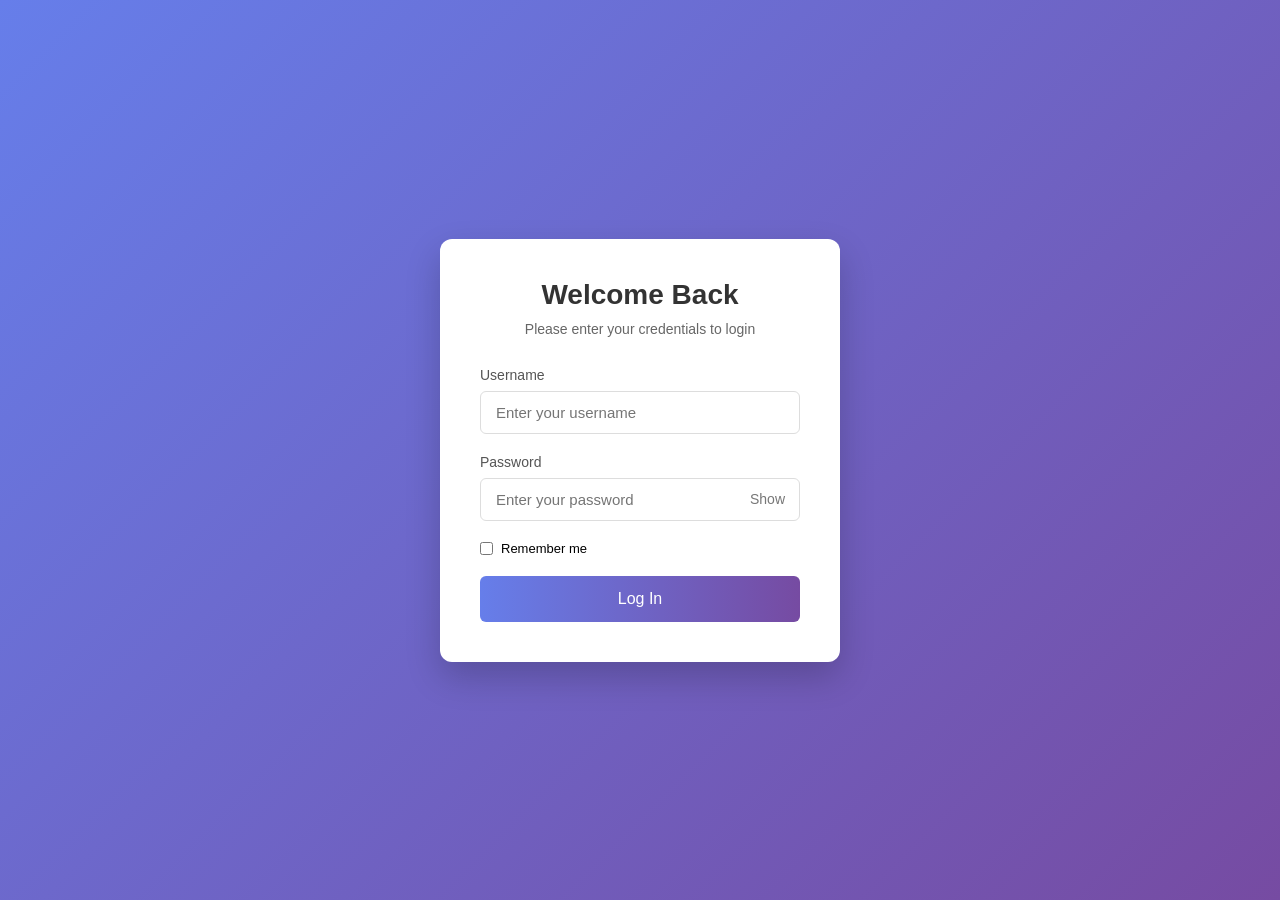
<file: admin/login.html>
<!DOCTYPE html>
<html lang="en">
<head>
  <meta charset="UTF-8" />
  <meta name="viewport" content="width=device-width, initial-scale=1.0" />
  <title>Admin Login</title>
  <link rel="stylesheet" href="https://cdnjs.cloudflare.com/ajax/libs/font-awesome/6.5.0/css/all.min.css" />
  <style>
    * {
            margin: 0;
            padding: 0;
            box-sizing: border-box;
            font-family: 'Segoe UI', Tahoma, Geneva, Verdana, sans-serif;
        }

        body {
            background: linear-gradient(135deg, #667eea 0%, #764ba2 100%);
            height: 100vh;
            display: flex;
            justify-content: center;
            align-items: center;
        }

        .login-container {
            background-color: white;
            border-radius: 12px;
            box-shadow: 0 15px 35px rgba(0, 0, 0, 0.2);
            width: 400px;
            max-width: 90%;
            padding: 40px;
            transition: transform 0.3s ease;
        }

        .login-container:hover {
            transform: translateY(-5px);
        }

        .login-header {
            text-align: center;
            margin-bottom: 30px;
        }

        .login-header h1 {
            color: #333;
            font-size: 28px;
            font-weight: 600;
            margin-bottom: 10px;
        }

        .login-header p {
            color: #666;
            font-size: 14px;
        }

        .form-group {
            margin-bottom: 20px;
            position: relative;
        }

        .form-group label {
            display: block;
            margin-bottom: 8px;
            color: #555;
            font-size: 14px;
            font-weight: 500;
        }

        .form-group input {
            width: 100%;
            padding: 12px 15px;
            border: 1px solid #ddd;
            border-radius: 6px;
            font-size: 15px;
            transition: border 0.3s ease;
        }

        .form-group input:focus {
            outline: none;
            border-color: #667eea;
        }

        .form-group .password-wrapper {
            position: relative;
        }

        .toggle-password {
            position: absolute;
            right: 15px;
            top: 50%;
            transform: translateY(-50%);
            cursor: pointer;
            color: #777;
            font-size: 14px;
        }

        .remember-forgot {
            display: flex;
            justify-content: space-between;
            align-items: center;
            margin-bottom: 20px;
            font-size: 13px;
        }

        .remember-me {
            display: flex;
            align-items: center;
        }

        .remember-me input {
            margin-right: 8px;
        }

        .forgot-password a {
            color: #667eea;
            text-decoration: none;
        }

        .login-button {
            width: 100%;
            padding: 14px;
            background: linear-gradient(to right, #667eea, #764ba2);
            border: none;
            border-radius: 6px;
            color: white;
            font-size: 16px;
            font-weight: 500;
            cursor: pointer;
            transition: opacity 0.3s ease;
        }

        .login-button:hover {
            opacity: 0.9;
        }

        .divider {
            margin: 20px 0;
            text-align: center;
            position: relative;
            color: #999;
            font-size: 12px;
        }

        .divider::before {
            content: "";
            position: absolute;
            top: 50%;
            left: 0;
            right: 0;
            height: 1px;
            background-color: #eee;
            z-index: -1;
        }

        .divider span {
            background-color: white;
            padding: 0 10px;
        }

        .social-login {
            display: flex;
            justify-content: center;
            gap: 15px;
            margin-bottom: 20px;
        }

        .social-button {
            width: 40px;
            height: 40px;
            border-radius: 50%;
            display: flex;
            align-items: center;
            justify-content: center;
            background-color: white;
            border: 1px solid #eee;
            cursor: pointer;
            transition: transform 0.3s ease;
        }

        .social-button:hover {
            transform: translateY(-3px);
        }

        .signup-link {
            text-align: center;
            font-size: 14px;
            color: #666;
        }

        .signup-link a {
            color: #667eea;
            text-decoration: none;
            font-weight: 500;
        }

        .error-message {
            color: #e74c3c;
            font-size: 13px;
            margin-top: 5px;
            display: none;
        }

        @media (max-width: 480px) {
            .login-container {
                padding: 30px 20px;
            }
            
            .login-header h1 {
                font-size: 24px;
            }
        }
  </style>
  <script src="../config.js"></script>
</head>
<body>
  <div class="login-container">
    <div class="login-header">
      <h1>Welcome Back</h1>
      <p>Please enter your credentials to login</p>
    </div>

    <form id="login-form">
      <div class="form-group">
        <label for="username">Username</label>
        <input type="text" id="username" placeholder="Enter your username" required>
        <div class="error-message" id="usernameError">Please enter a valid username</div>
      </div>

      <div class="form-group">
        <label for="password">Password</label>
        <div class="password-wrapper">
          <input type="password" id="password" placeholder="Enter your password" required>
          <span class="toggle-password">Show</span>
        </div>
        <div class="error-message" id="passwordError">Password must be at least 6 characters</div>
      </div>

      <div class="remember-forgot">
        <div class="remember-me">
          <input type="checkbox" id="remember">
          <label for="remember">Remember me</label>
        </div>
      </div>

      <button type="submit" class="login-button">Log In</button>
    </form>
  </div>

  <script>
    document.getElementById('login-form').addEventListener('submit', async function (e) {
    e.preventDefault();
    const username = document.getElementById('username').value;
    const password = document.getElementById('password').value;

    const res = await fetch(API_BASE_URL + '/api/login', {
      method: 'POST',
      headers: { 'Content-Type': 'application/json' },
      body: JSON.stringify({ username, password })
    });

    if (res.ok) {
      const data = await res.json();
      localStorage.setItem('adminToken', data.token);
      window.location.href = 'dashboard.html';
    } else {
      alert('Invalid login');
    }
  });
  </script>
</body>
</html>
</file>
